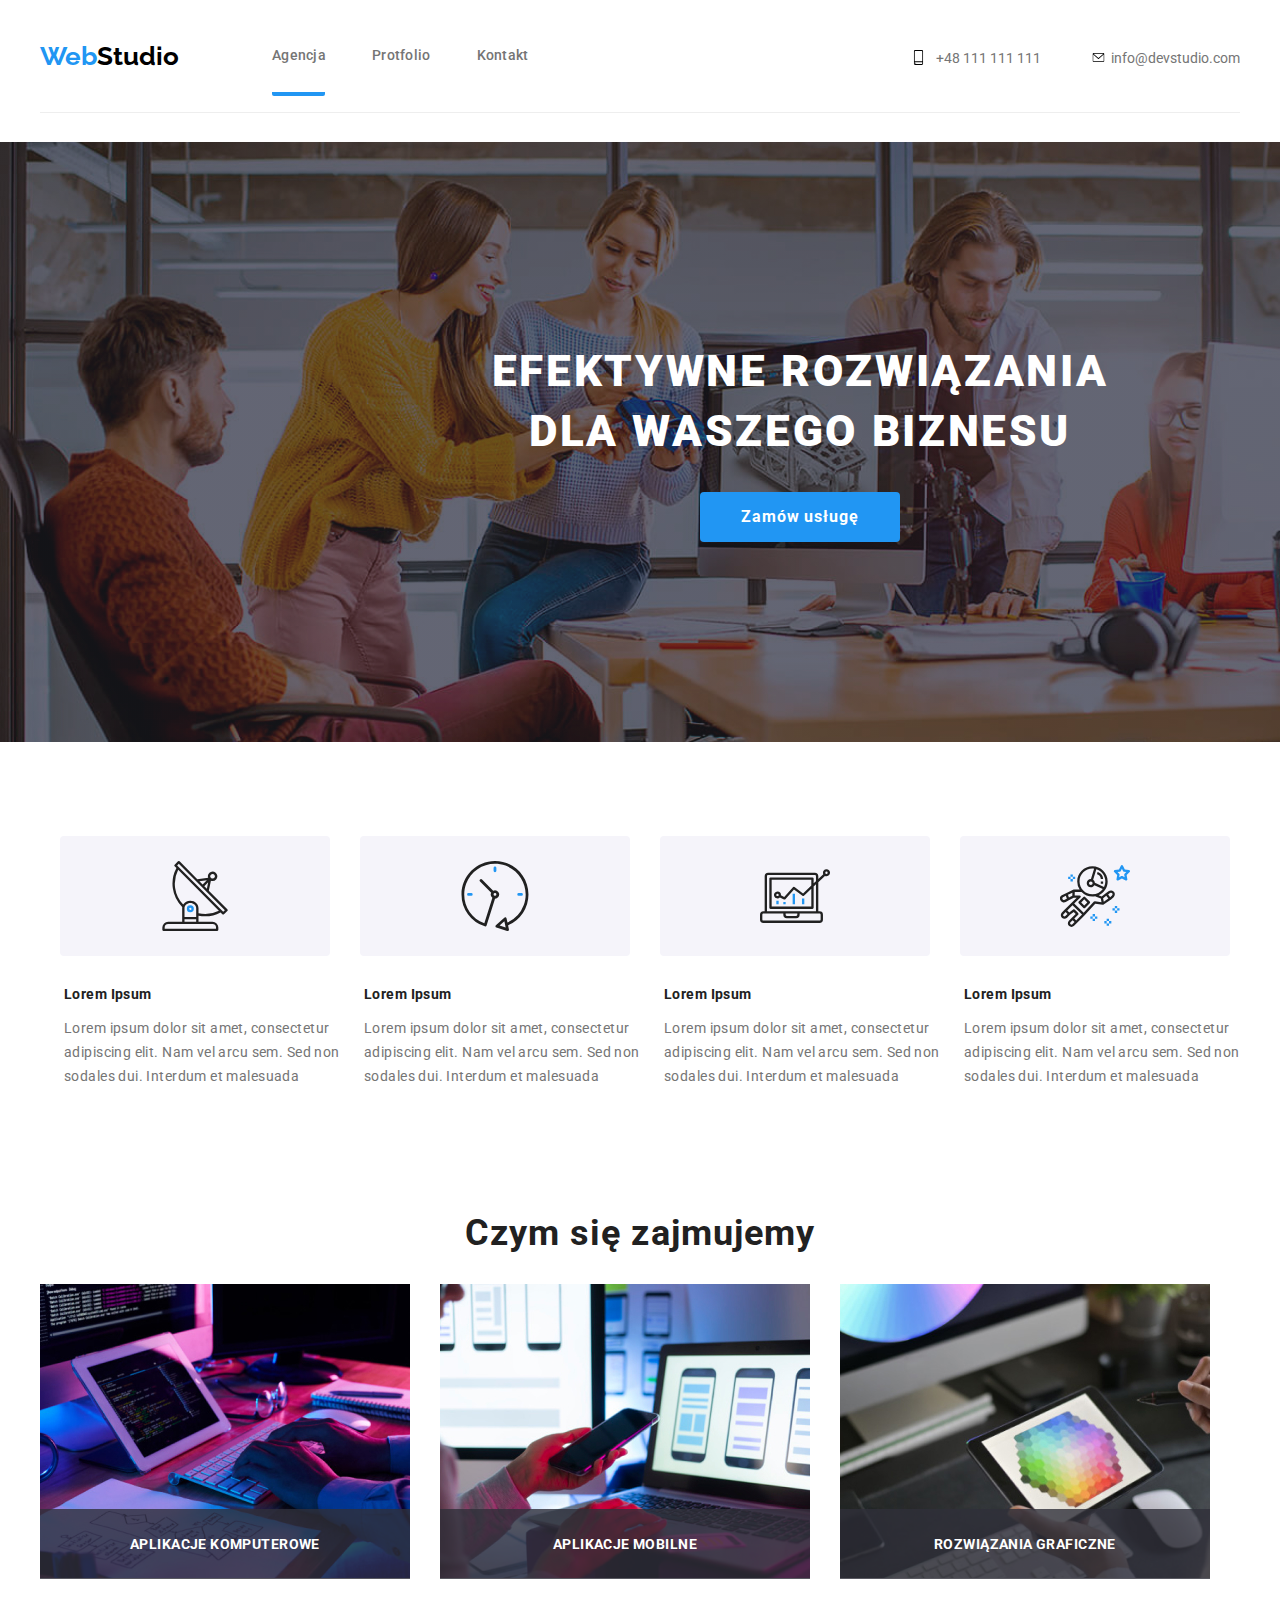
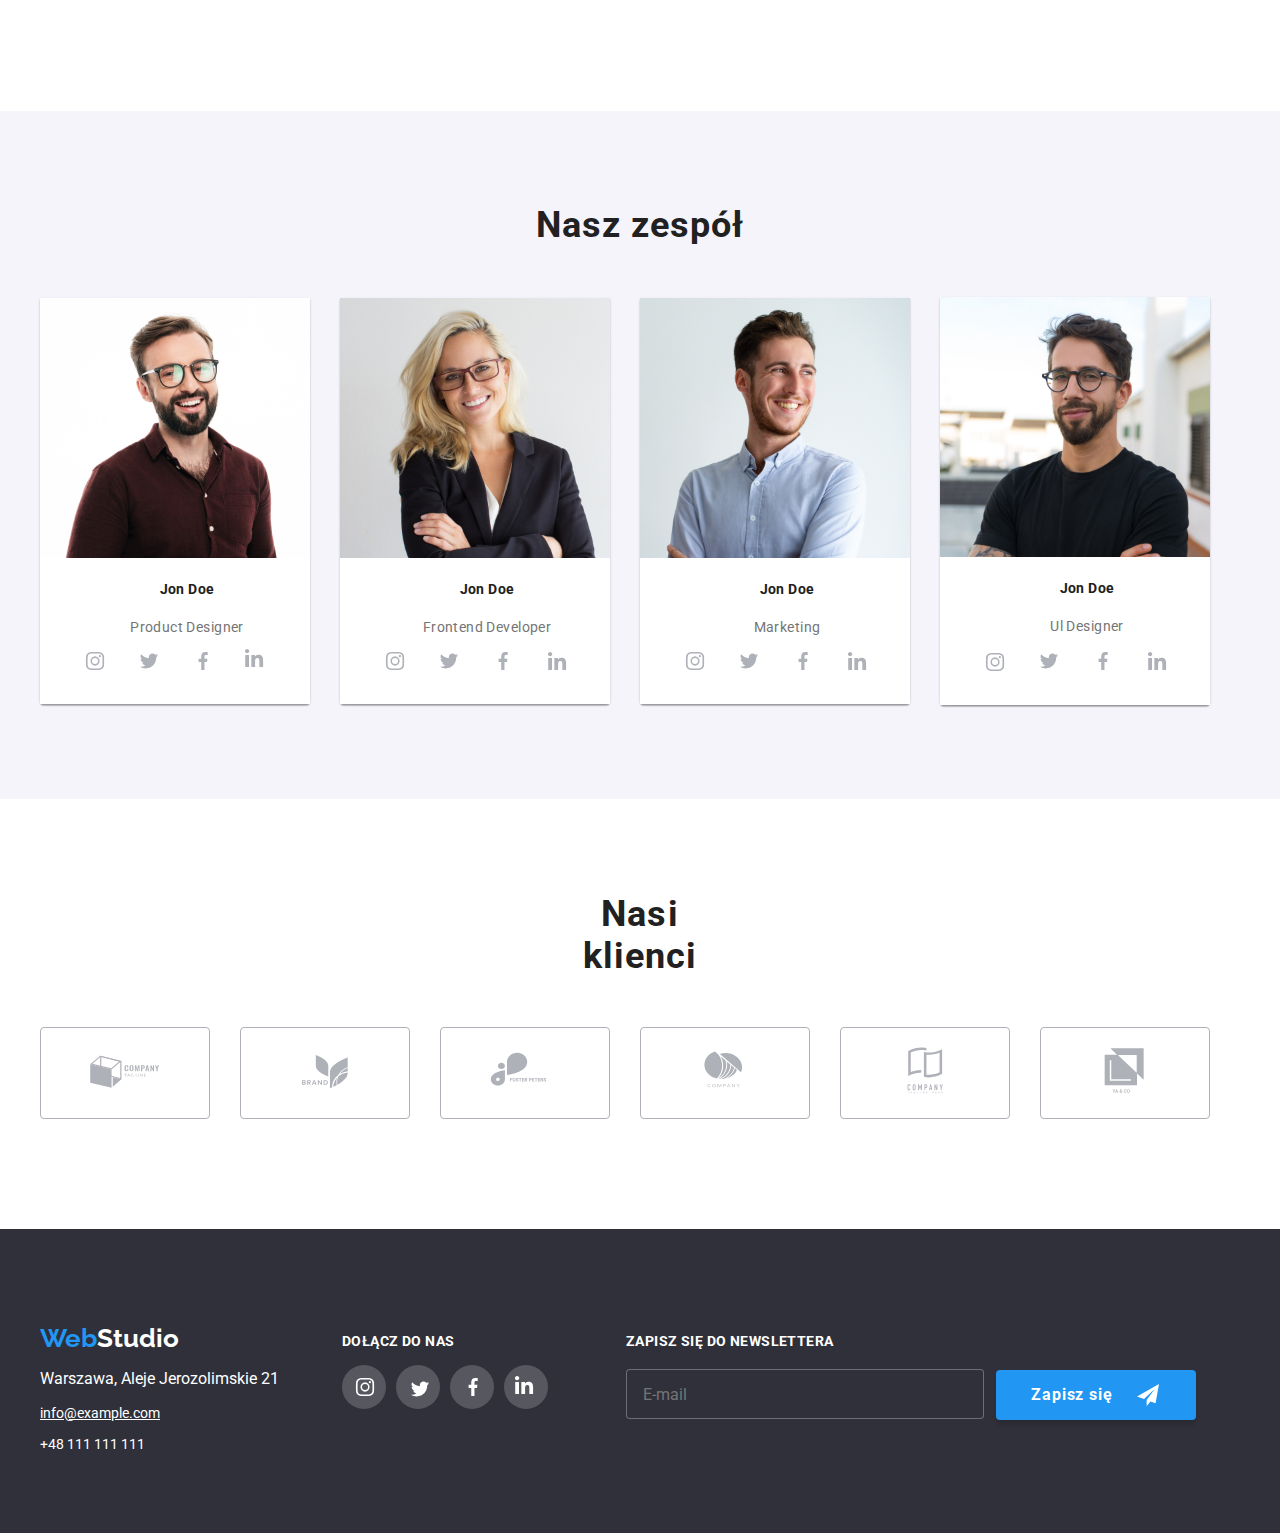
<file: index.html>
<!DOCTYPE html>
<html>
  <head>
    <meta charset="UTF-8" />
    <link
      href="https://fonts.googleapis.com/css2?family=Raleway:wght@700&family=Roboto:wght@400;500;700;900&display=swap"
      rel="stylesheet"
    />
    <link
      rel="stylesheet"
      href="https://cdnjs.cloudflare.com/ajax/libs/modern-normalize/1.0.0/modern-normalize.min.css"
    />
    <link rel="stylesheet" type="text/css" href="css/style.css" />
    <script src="./js/modal.js"></script>
  </head>
  <body>
    <header class="header container">
      <div class="header_items">
        <div class="header_nav">
          <a href="index.html"
            ><span class="logo">Web</span><span class="logo_2">Studio</span></a
          >
          <nav>
            <ul>
              <li class="nav">
                <a class="nav_link active_link" href="index.html">Agencja</a>
              </li>
              <li class="nav">
                <a class="nav_link" href="portfolio.html">Protfolio</a>
              </li>
              <li class="nav">
                <a class="nav_link" href="kontakt.html">Kontakt</a>
              </li>
            </ul>
          </nav>
        </div>
        <div class="flex">
          <ul class="flex-container_2">
            <li>
              <a class="link nav-item" href="tel:+48111111111">
                <svg
                  class="icon_smartphone"
                  width="15"
                  height="15"
                  viewBox="0 0 50 80"
                  x="96"
                  y="48"
                >
                  <use href="./images/icons.svg#icon-smartphone"></use>
                </svg>
                +48 111 111 111</a
              >
            </li>
            <li>
              <a class="link" href="mailto:info@devstudio.com">
                <svg
                  class="icon_envelope"
                  width="15"
                  height="15"
                  viewBox="0 0 40 50"
                  x="192"
                  y="0"
                >
                  <use href="./images/icons.svg#icon-envelope"></use>
                </svg>
                info@devstudio.com</a
              >
            </li>
          </ul>
        </div>
      </div>
    </header>
    <main>
      <div class="backdrop is-hidden" data-modal>
        <div class="modal_window">
          <div class="modal_text">Zostaw swoje dane w formularzu poniżej</div>
          <form class="form">
           <div class="form_label"> 
            <label for="username" class="label_name">
             Imię       
             <input class="label_input-box" type="text" name="username" id="username" required> 
               <svg class="icon-person-black" id="icon-person-black"
                  width="12" height="12" viewBox="0 0 12 12" x="192"  y="0">
                  <use href="./images/icons.svg#icon-person-black"></use></svg>
             </label>
          </div> 

          <div class="form_label">
            <label for="phone_number" class="label_name">
              Telefon
              <input class="label_input-box" type="tel" name="phone_number" id="phone_number" required>
                <svg class="icon-phone-black" id="icon-phone-black"
                  width="32" height="32" viewBox="0 0 32 32" x="144" y="0">
                  <use href="./images/icons.svg#icon-phone-black"></use></svg>
            </label>
          </div>
            <div class="form_label">
            <label for="email" class="label_name">
              E-mail 
             <input class="label_input-box" type="email" name="email" id="email" required>
                   <svg class="icon-email-black" id="icon-email-black"width="15" height="12" viewBox="0 0 32 32" x="96" y="0">
                    <use href="./images/icons.svg#icon-email-black"></use>
                  </svg>
              
           </label>
          </div>
            <div class="form_label comment">
            <label for="comment">
             <span class="label_name"> Komentarz</span>
              <textarea class="input-comment label_input-box" name="comment" id="comment" placeholder="Wprowadź tekst" required></textarea>
            </label></div>

        <label class="agreement">
            <span class="vector-box">
            <input  type="checkbox" name="agreement" value="agree" />
             <svg class="icon-Vector " id="icon-Vector" width="11" height="8" viewBox="0 0 32 32" x="50" y="0">
            <use href="./images/icons.svg#icon-Vector"></use>
             </svg> 
            </span>
            <span class="agreement_text">Oświadczam, iż akceptuję <a href="#">Regulamin</a> i <a href="#">Politykę Prywatności.</a></span>
          </label>
        <button class="btn_submit" type="submit">Wyślij</button>
          <button type="button" class="btn_close" data-modal-close>x</button>
        </div>
      </form>
      </div>
      <section class="hero">
        <h1 class="hero_h1">EFEKTYWNE ROZWIĄZANIA DLA WASZEGO BIZNESU</h1>
        <button data-modal-open class="button_1" type="button">Zamów usługę</button>
      </section>
      <section class="lorem section container">
        <ul class="container li-item">
          <li>
            <div class="icon_box container">
              <svg
                class="icons"
                width="70"
                height="70"
                viewBox="0 0 32 32"
                x="0"
                y="0"
              >
                <use href="./images/icons.svg#icon-antenna-1"></use>
              </svg>
            </div>
            <h4 class="lorem_h4 li-item">Lorem Ipsum</h4>
            <p class="lorem_h4a">
              Lorem ipsum dolor sit amet, consectetur adipiscing elit. Nam vel
              arcu sem. Sed non sodales dui. Interdum et malesuada
            </p>
          </li>
          <li>
            <div class="icon_box">
              <svg
                class="icons"
                width="70"
                height="70"
                viewBox="0 0 32 32"
                x="96"
                y="0"
              >
                <use href="./images/icons.svg#icon-clock-1"></use>
              </svg>
            </div>
            <h4 class="lorem_h4 li-item">Lorem Ipsum</h4>
            <p class="lorem_h4a">
              Lorem ipsum dolor sit amet, consectetur adipiscing elit. Nam vel
              arcu sem. Sed non sodales dui. Interdum et malesuada
            </p>
          </li>
          <li>
            <div class="icon_box">
              <svg
                class="icons"
                width="70"
                height="70"
                viewBox="0 0 32 32"
                x="144"
                y="0"
              >
                <use href="./images/icons.svg#icon-diagram-1"></use>
              </svg>
            </div>
            <h4 class="lorem_h4 li-item">Lorem Ipsum</h4>
            <p class="lorem_h4a">
              Lorem ipsum dolor sit amet, consectetur adipiscing elit. Nam vel
              arcu sem. Sed non sodales dui. Interdum et malesuada
            </p>
          </li>
          <li>
            <div class="icon_box">
              <svg
                class="icons"
                width="70"
                height="70"
                viewBox="0 0 32 32"
                x="48"
                y="0"
              >
                <use href="./images/icons.svg#icon-astronaut-1"></use>
              </svg>
            </div>
            <h4 class="lorem_h4 li-item">Lorem Ipsum</h4>
            <p class="lorem_h4a">
              Lorem ipsum dolor sit amet, consectetur adipiscing elit. Nam vel
              arcu sem. Sed non sodales dui. Interdum et malesuada
            </p>
          </li>
        </ul>
      </section>
      <section class="container our_work">
        <h2 class="our_work-header">Czym się zajmujemy</h2>
        <ul>
          <li class="our_work-picture">
            <img
              src="images/photo_1.jpg"
              alt="programowanie komputerowe"
              width="370px"
              height="294px"
            />
            <label class="label_work label_1st"> Aplikacje komputerowe</label>
          </li>
          <li class="our_work-picture">
            <img
              src="images/photo_2.jpg"
              alt="programowanie aplikacji na telefon"
              width="370px"
              height="294px"
            />
            <label class="label_work label_2nd"> Aplikacje mobilne</label>
          </li>
          <li>
            <img
              src="images/photo_3.jpg"
              alt="programowanie na tablecie"
              width="370px"
              height="294px"
            />
            <label class="label_work label_3rd"> Rozwiązania graficzne</label>
          </li>
        </ul>
      </section>
      <section class="our_team section">
        <h2 class="our_work-header header_2">Nasz zespół</h2>
        <ul class="our_work-picture container">
          <li>
            <figure class="our_team-box">
              <img
                src="images/photo_4.jpg"
                alt="brunet w okularach w koszuli"
                width="270px"
                height="260px"
              />
              <figcaption>
                <h4 class="lorem_h4 text_font">Jon Doe</h4>
                <p class="lorem_h4a text_font">Product Designer</p>
                <ul>
                  <div class="social_media-box">
                    <li>
                      <span class="social_media-icon">
                        <a href="https://www.instagram.com/">
                          <svg class="social_media-icon" id="icon_instagram">
                            <use
                              href="./images/icons.svg#icon_instagram"
                              width="40"
                              height="40"
                              viewBox="0 0 32 32"
                              x="3"
                              y="3"
                            ></use>
                          </svg>
                        </a>
                      </span>
                    </li>
                    <li>
                      <span class="social_media-icon">
                        <a href="https://twitter.com/">
                          <svg class="social_media-icon" id="icon_twitter">
                            <use
                              href="./images/icons.svg#icon_twitter"
                              width="40"
                              height="40"
                              viewBox="0 0 32 32"
                              x="3"
                              y="3"
                            ></use>
                          </svg>
                        </a>
                      </span>
                    </li>
                    <li>
                      <span class="social_media-icon">
                        <a href="https://www.facebook.com/">
                          <svg class="social_media-icon" id="icon_facebook">
                            <use
                              href="./images/icons.svg#icon_facebook"
                              width="40"
                              height="40"
                              viewBox="0 0 32 32"
                              x="3"
                              y="3"
                            ></use>
                          </svg>
                        </a>
                      </span>
                    </li>
                    <li>
                      <span class="social_media-icon">
                        <a href="https://pl.linkedin.com/">
                          <svg class="social_media-icon" id="icon_linkedin">
                            <use
                              href="./images/icons.svg#icon_linkedin"
                              width="40"
                              height="40"
                              viewBox="0 0 32 32"
                            ></use>
                          </svg>
                        </a>
                      </span>
                    </li>
                  </div>
                </ul>
              </figcaption>
            </figure>
          </li>
          <li>
            <figure class="our_team-box">
              <img
                src="images/photo_5.jpg"
                alt="blondynka w okularach"
                width="270px"
                height="260px"
              />
              <figcaption>
                <h4 class="lorem_h4 text_font">Jon Doe</h4>
                <p class="lorem_h4a text_font">Frontend Developer</p>
                <ul>
                  <div class="social_media-box">
                    <li>
                      <span class="social_media-icon">
                        <a href="https://www.instagram.com/">
                          <svg class="social_media-icon" id="icon_instagram">
                            <use
                              href="./images/icons.svg#icon_instagram"
                              width="40"
                              height="40"
                              viewBox="0 0 32 32"
                              x="3"
                              y="3"
                            ></use>
                          </svg>
                        </a>
                      </span>
                    </li>
                    <li>
                      <span class="social_media-icon">
                        <a href="https://twitter.com/">
                          <svg class="social_media-icon" id="icon_twitter">
                            <use
                              href="./images/icons.svg#icon_twitter"
                              width="40"
                              height="40"
                              viewBox="0 0 32 32"
                              x="3"
                              y="3"
                            ></use>
                          </svg>
                        </a>
                      </span>
                    </li>
                    <li>
                      <span class="social_media-icon">
                        <a href="https://www.facebook.com/">
                          <svg class="social_media-icon" id="icon_facebook">
                            <use
                              href="./images/icons.svg#icon_facebook"
                              width="40"
                              height="40"
                              viewBox="0 0 32 32"
                              x="3"
                              y="3"
                            ></use>
                          </svg>
                        </a>
                      </span>
                    </li>
                    <li>
                      <span class="social_media-icon">
                        <a href="https://pl.linkedin.com/">
                          <svg class="social_media-icon" id="icon_linkedin">
                            <use
                              href="./images/icons.svg#icon_linkedin"
                              width="40"
                              height="40"
                              viewBox="0 0 32 32"
                              x="3"
                              y="3"
                            ></use>
                          </svg>
                        </a>
                      </span>
                    </li>
                  </div>
                </ul>
              </figcaption>
            </figure>
          </li>
          <li>
            <figure class="our_team-box">
              <img
                src="images/photo_6.jpg"
                alt="szatyn w koszuli"
                width="270px"
                height="260px"
              />

              <figcaption>
                <h4 class="lorem_h4 text_font">Jon Doe</h4>
                <p class="lorem_h4a text_font">Marketing</p>
                <ul>
                  <div class="social_media-box">
                    <li>
                      <span class="social_media-icon">
                        <a href="https://www.instagram.com/">
                          <svg class="social_media-icon" id="icon_instagram">
                            <use
                              href="./images/icons.svg#icon_instagram"
                              width="40"
                              height="40"
                              viewBox="0 0 32 32"
                              x="3"
                              y="3"
                            ></use>
                          </svg>
                        </a>
                      </span>
                    </li>
                    <li>
                      <span class="social_media-icon">
                        <a href="https://twitter.com/">
                          <svg class="social_media-icon" id="icon_twitter">
                            <use
                              href="./images/icons.svg#icon_twitter"
                              width="40"
                              height="40"
                              viewBox="0 0 32 32"
                              x="3"
                              y="3"
                            ></use>
                          </svg>
                        </a>
                      </span>
                    </li>
                    <li>
                      <span class="social_media-icon">
                        <a href="https://www.facebook.com/">
                          <svg class="social_media-icon" id="icon_facebook">
                            <use
                              href="./images/icons.svg#icon_facebook"
                              width="40"
                              height="40"
                              viewBox="0 0 32 32"
                              x="3"
                              y="3"
                            ></use>
                          </svg>
                        </a>
                      </span>
                    </li>
                    <li>
                      <span class="social_media-icon">
                        <a href="https://pl.linkedin.com/">
                          <svg class="social_media-icon" id="icon_linkedin">
                            <use
                              href="./images/icons.svg#icon_linkedin"
                              width="40"
                              height="40"
                              viewBox="0 0 32 32"
                              x="3"
                              y="3"
                            ></use>
                          </svg>
                        </a>
                      </span>
                    </li>
                  </div>
                </ul>
              </figcaption>
            </figure>
          </li>
          <li>
            <figure class="our_team-box">
              <img
                src="images/photo_7.jpg"
                alt="brunet w okularach w t-shircie"
                width="270px"
                height="260px"
              />
              <figcaption>
                <h4 class="lorem_h4 text_font">Jon Doe</h4>
                <p class="lorem_h4a text_font">Ul Designer</p>
                <ul>
                  <div class="social_media-box">
                    <li>
                      <span class="social__media-icon">
                        <a href="https://www.instagram.com/">
                          <svg class="social_media-icon" id="icon_instagram">
                            <use
                              href="./images/icons.svg#icon_instagram"
                              width="40"
                              height="40"
                              viewBox="0 0 32 32"
                              x="3"
                              y="3"
                            ></use>
                          </svg>
                        </a>
                      </span>
                    </li>
                    <li>
                      <span class="social_media-icon">
                        <a href="https://twitter.com/">
                          <svg class="social_media-icon" id="icon_twitter">
                            <use
                              href="./images/icons.svg#icon_twitter"
                              width="40"
                              height="40"
                              viewBox="0 0 32 32"
                              x="3"
                              y="3"
                            ></use>
                          </svg>
                        </a>
                      </span>
                    </li>
                    <li>
                      <span class="social_media-icon">
                        <a href="https://www.facebook.com/">
                          <svg class="social_media-icon" id="icon_facebook">
                            <use
                              href="./images/icons.svg#icon_facebook"
                              width="40"
                              height="40"
                              viewBox="0 0 32 32"
                              x="3"
                              y="3"
                            ></use>
                          </svg>
                        </a>
                      </span>
                    </li>
                    <li>
                      <span class="social_media-icon">
                        <a href="https://pl.linkedin.com/">
                          <svg class="social_media-icon" id="icon_linkedin">
                            <use
                              href="./images/icons.svg#icon_linkedin"
                              width="40"
                              height="40"
                              viewBox="0 0 32 32"
                              x="3"
                              y="3"
                            ></use>
                          </svg>
                        </a>
                      </span>
                    </li>
                  </div>
                </ul>
              </figcaption>
            </figure>
          </li>
        </ul>
      </section>
      <section class="section container">
        <div class="container">
          <h2 class="client_header">Nasi klienci</h2>
          <ul>
            <div class="client_list">
              <li>
                <div class="client_box">
                  <a href="#">
                    <svg
                      class="icon_client_1"
                      viewBox="0 0 52 62"
                      width="82"
                      height="93.4"
                    >
                      <use href="./images/icons.svg#icon-client_1"></use>
                    </svg>
                  </a>
                </div>
              </li>

              <li>
                <div class="client_box">
                  <a href="#">
                    <svg
                      class="icon_client_2"
                      viewBox="0 0 48 64"
                      width="80"
                      height="104"
                    >
                      <use href="./images/icons.svg#icon-client_2"></use>
                    </svg>
                  </a>
                </div>
              </li>
              <li>
                <div class="client_box">
                  <a href="#">
                    <svg
                      class="icon_client_3"
                      viewBox="0 0 68 62"
                      width="86"
                      height="82"
                    >
                      <use href="./images/icons.svg#icon-cient_3"></use>
                    </svg>
                  </a>
                </div>
              </li>
              <li>
                <div class="client_box">
                  <a href="#">
                    <svg
                      class="icon_client_4"
                      viewBox="0 0 65 32"
                      width="138"
                      height="52"
                    >
                      <use href="./images/icons.svg#icon-client_4"></use>
                    </svg>
                  </a>
                </div>
              </li>
              <li>
                <div class="client_box">
                  <a href="#">
                    <svg
                      class="icon_client_5"
                      viewBox="0 0 43 32"
                      width="105"
                      height="70"
                    >
                      <use href="./images/icons.svg#icon-client_5"></use>
                    </svg>
                  </a>
                </div>
              </li>
              <li>
                <div class="client_box">
                  <a href="#">
                    <svg
                      class="icon_client_6"
                      viewBox="0 0 67 32"
                      width="148"
                      height="58"
                    >
                      <use href="./images/icons.svg#icon-client_6"></use>
                    </svg>
                  </a>
                </div>
              </li>
            </div>
          </ul>
        </div>
      </section>
    </main>

    <footer class="footer">
      <div class="container flex">
        <div>
          <p class="footer_logo footer_nav">
            <a href="index.html"
              ><span class="logo">Web</span
              ><span class="logo_3">Studio</span></a
            >
          </p>
          <address>Warszawa, Aleje Jerozolimskie 21</address>
          <ul class="footer_link">
            <li class="link_2 link_underline">info@example.com</li>
            <li class="link_2">+48 111 111 111</li>
          </ul>
        </div>
        <div class="footer_social">
          <p class="footer_media footer_logo">Dołącz do nas</p>
          <div class="footer_social-box">
            <ul class="footer_flex">
              <li>
                <span class="footer_social-icon">
                  <a href="https://www.instagram.com/">
                    <svg class="footer_social-icon">
                      <use
                        href="./images/icons.svg#icon_instagram"
                        width="40"
                        height="40"
                        viewBox="0 0 32 32"
                        x="3"
                        y="2"
                      ></use>
                    </svg>
                  </a>
                </span>
              </li>
              <li>
                <span class="footer_social-icon">
                  <a href="https://twitter.com/">
                    <svg class="footer_social-icon" id="icon_twitter">
                      <use
                        href="./images/icons.svg#icon_twitter"
                        width="40"
                        height="40"
                        viewBox="0 0 32 32"
                        x="4"
                        y="4"
                      ></use>
                    </svg>
                  </a>
                </span>
              </li>
              <li>
                <span class="footer_social-icon">
                  <a href="https://www.facebook.com/">
                    <svg class="footer_social-icon" id="icon_facebook">
                      <use
                        href="./images/icons.svg#icon_facebook"
                        width="40"
                        height="40"
                        viewBox="0 0 32 32"
                        x="3"
                        y="2"
                      ></use>
                    </svg>
                  </a>
                </span>
              </li>
              <li>
                <span class="footer_social-icon">
                  <a href="https://pl.linkedin.com/">
                    <svg class="footer_social-icon" id="icon_linkedin">
                      <use
                        href="./images/icons.svg#icon_linkedin"
                        width="40"
                        height="40"
                        viewBox="0 0 32 32"
                      ></use>
                    </svg>
                  </a>
                </span>
              </li>
            </ul>
          </div>
        </div>
          <div class="newsletter_box">
            <p class="join"> Zapisz się do newslettera</p>
            <form name="email">
              <label for="email">
                   <input class=input_email type="email" name="email" id="email" placeholder=E-mail>
              </label>
     <button class="btn_sign-in" type="submit">
       <span class="sign-in"><p class="sign-in-text"> Zapisz się</p>
       <a href="#"></a>
       <svg class="icon-icon-send" id="icon-icon-send">
         <use href="./images/icons.svg#icon-icon-send" 
         width="22"
         height="22"
         x="0"
         y="0"
         viewBox="0 0 32 32"
         ></use></svg></span>
     </button>
            </form>
           </div>
      </div>
    </footer>
    <script src="./js/modal.js"></script>
  </body>
</html>
</file>
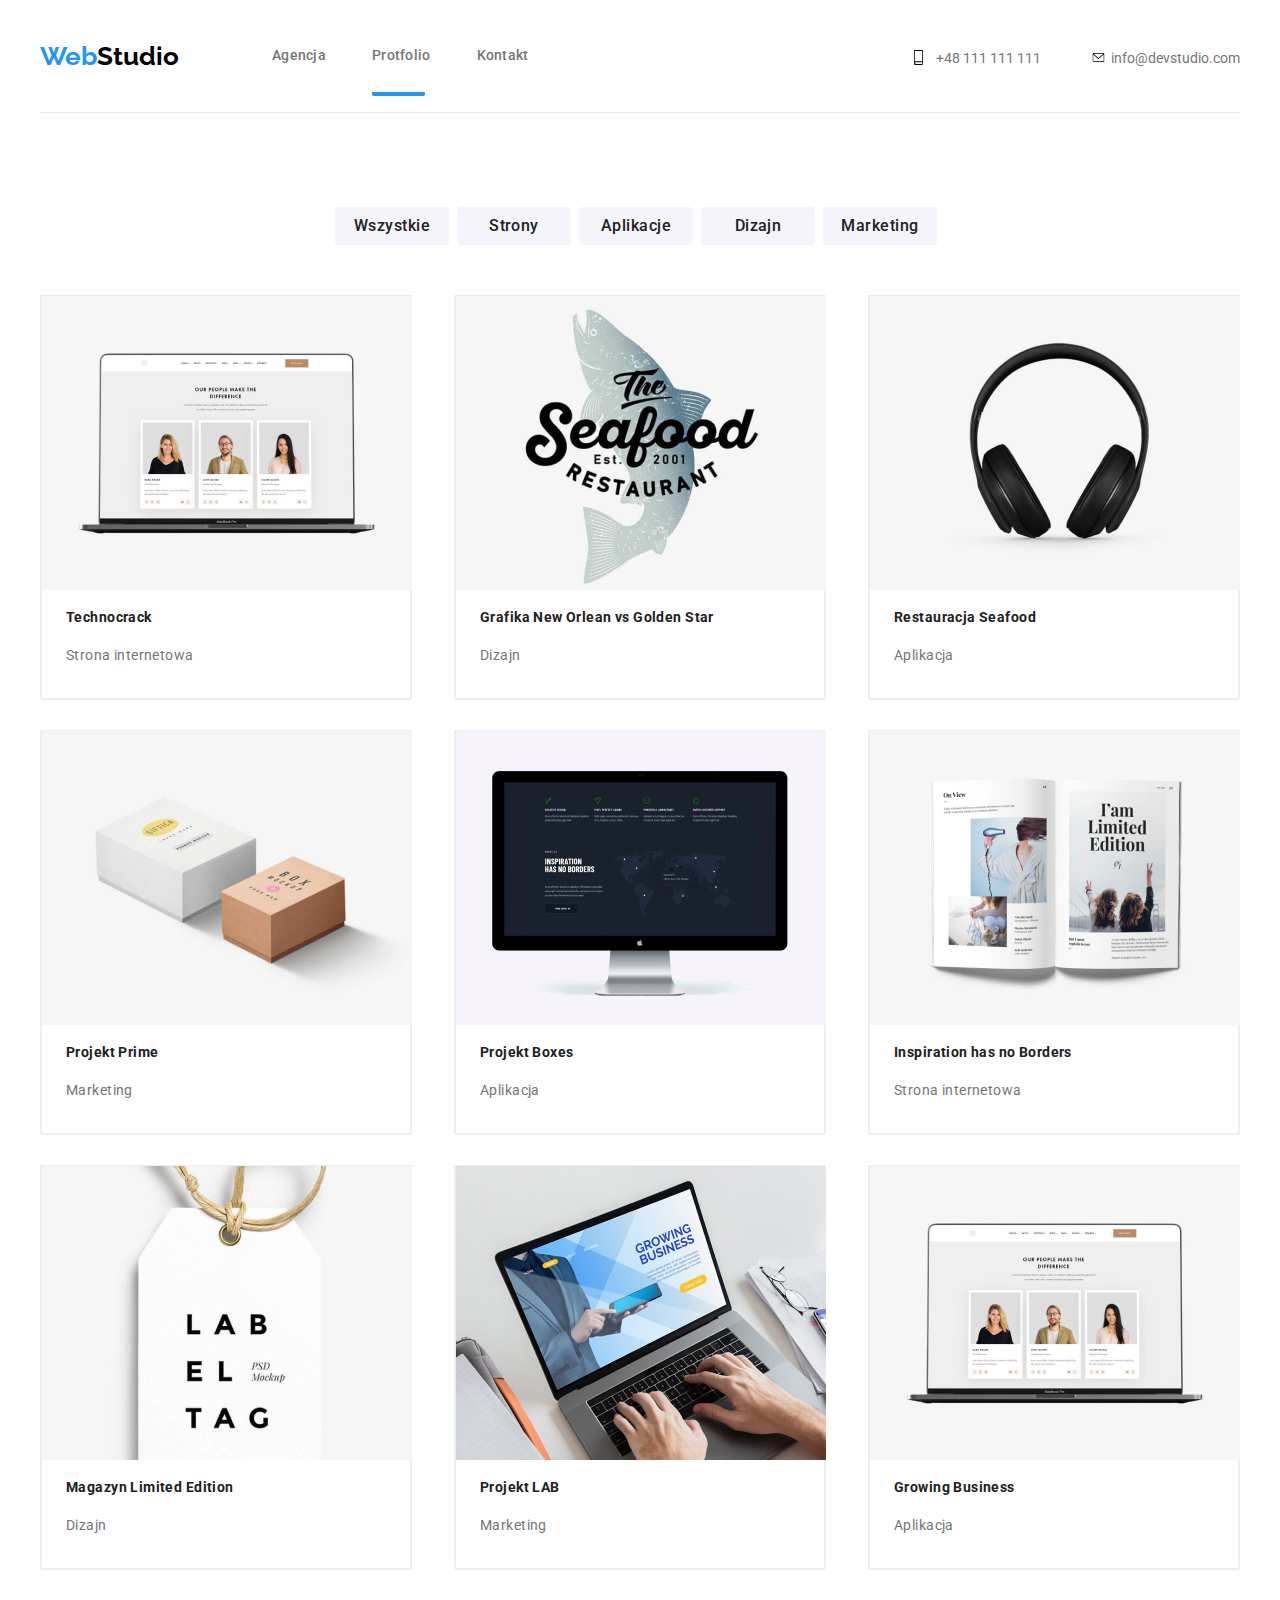
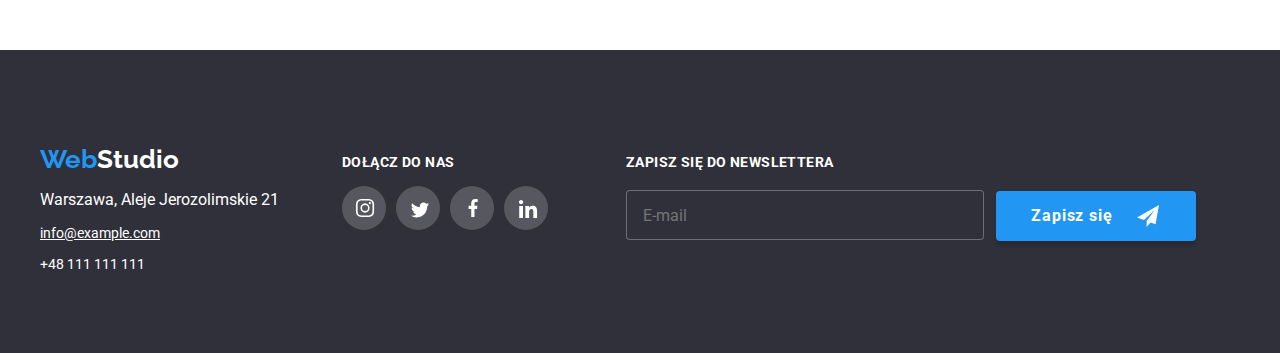
<file: portfolio.html>
<!DOCTYPE html>
<html>
  <head>
    <meta charset="UTF-8" />
    <link
      href="https://fonts.googleapis.com/css2?family=Raleway:wght@700&family=Roboto:wght@400;500;700;900&display=swap"
      rel="stylesheet"
    />
    <link
      rel="stylesheet"
      href="https://cdnjs.cloudflare.com/ajax/libs/modern-normalize/1.0.0/modern-normalize.min.css"
    />
    <link rel="stylesheet" type="text/css" href="css/style.css" />
  </head>
  <body>
    <header class="header container">
      <div class="header_items">
        <div class="header_nav">
          <a href="index.html"
            ><span class="logo">Web</span><span class="logo_2">Studio</span></a
          >
          <nav>
            <ul>
              <li class="nav">
                <a class="nav_link" href="index.html">Agencja</a>
              </li>
              <li class="nav">
                <a class="nav_link active_link" href="portfolio.html"
                  >Protfolio</a
                >
              </li>
              <li class="nav">
                <a class="nav_link" href="kontakt.html">Kontakt</a>
              </li>
            </ul>
          </nav>
        </div>
        <div class="flex">
          <ul class="flex-container_2">
            <li>
              <a class="link nav-item" href="tel:+48111111111">
                <svg
                  class="icon_smartphone"
                  width="15"
                  height="15"
                  viewBox="0 0 50 80"
                  x="96"
                  y="48"
                >
                  <use href="./images/icons.svg#icon-smartphone"></use>
                </svg>
                +48 111 111 111</a
              >
            </li>
            <li>
              <a class="link" href="mailto:info@devstudio.com">
                <svg
                  class="icon_envelope"
                  width="15"
                  height="15"
                  viewBox="0 0 40 50"
                  x="192"
                  y="0"
                >
                  <use href="./images/icons.svg#icon-envelope"></use>
                </svg>
                info@devstudio.com</a
              >
            </li>
          </ul>
        </div>
      </div>
    </header>
    <main>
      <section class="section_6">
        <button class="button_2 btn_active" type="button">Wszystkie</button>
        <button class="button_2 btn_active" type="button">Strony</button>
        <button class="button_2 btn_active" type="button">Aplikacje</button>
        <button class="button_2 btn_active" type="button">Dizajn</button>
        <button class="button_2" type="button">Marketing</button>
      </section>
      <section>
        <ul class="images container">
          <li class="img_border">
            <figure class="project_box">
              <div class="image_active-with-overlay">
                <img
                  src="images/photo_9.jpg"
                  alt="strona internetowa"
                  width="370px"
                  height="294px"
                />
                <div class="images_active-card">
                  <p>
                    Technocrack jest popularną platformą wykorzystywaną do
                    rozpowszechniania koronawirusa. Firmy wykorzystują tę
                    platformę do celów szpiegowskich i ataków na
                    niezabezpieczone serwery konkurencji
                  </p>
                </div>
              </div>
              <figcaption>
                <h4 class="lorem_h4">Technocrack</h4>
                <p class="lorem_h4a">Strona internetowa</p>
              </figcaption>
            </figure>
          </li>
          <li class="img_border">
            <figure class="project_box">
              <div class="image_active-with-overlay">
                <img
                  src="images/photo_10.jpg"
                  alt="strona internetowa"
                  width="370px"
                  height="294px"
                />
                <div class="images_active-card">
                  <p>
                    Technocrack jest popularną platformą wykorzystywaną do
                    rozpowszechniania koronawirusa. Firmy wykorzystują tę
                    platformę do celów szpiegowskich i ataków na
                    niezabezpieczone serwery konkurencji
                  </p>
                </div>
              </div>
              <figcaption>
                <h4 class="lorem_h4">Grafika New Orlean vs Golden Star</h4>
                <p class="lorem_h4a">Dizajn</p>
              </figcaption>
            </figure>
          </li>
          <li class="img_border">
            <figure class="project_box">
              <div class="image_active-with-overlay">
                <img
                  src="images/photo_11.jpg"
                  alt="strona internetowa"
                  width="370px"
                  height="294px"
                />
                <div class="images_active-card">
                  <p>
                    Technocrack jest popularną platformą wykorzystywaną do
                    rozpowszechniania koronawirusa. Firmy wykorzystują tę
                    platformę do celów szpiegowskich i ataków na
                    niezabezpieczone serwery konkurencji
                  </p>
                </div>
              </div>
              <figcaption>
                <h4 class="lorem_h4">Restauracja Seafood</h4>
                <p class="lorem_h4a">Aplikacja</p>
              </figcaption>
            </figure>
          </li>
          <li class="img_border">
            <figure class="project_box">
              <div class="image_active-with-overlay">
                <img
                  src="images/photo_12.jpg"
                  alt="strona internetowa"
                  width="370px"
                  height="294px"
                />
                <div class="images_active-card">
                  <p>
                    Technocrack jest popularną platformą wykorzystywaną do
                    rozpowszechniania koronawirusa. Firmy wykorzystują tę
                    platformę do celów szpiegowskich i ataków na
                    niezabezpieczone serwery konkurencji
                  </p>
                </div>
              </div>
              <figcaption>
                <h4 class="lorem_h4">Projekt Prime</h4>
                <p class="lorem_h4a">Marketing</p>
              </figcaption>
            </figure>
          </li>
          <li class="img_border">
            <figure class="project_box">
              <div class="image_active-with-overlay">
                <img
                  src="images/photo_13.jpg"
                  alt="strona internetowa"
                  width="370px"
                  height="294px"
                />
                <div class="images_active-card">
                  <p>
                    Technocrack jest popularną platformą wykorzystywaną do
                    rozpowszechniania koronawirusa. Firmy wykorzystują tę
                    platformę do celów szpiegowskich i ataków na
                    niezabezpieczone serwery konkurencji
                  </p>
                </div>
              </div>
              <figcaption>
                <h4 class="lorem_h4">Projekt Boxes</h4>
                <p class="lorem_h4a">Aplikacja</p>
              </figcaption>
            </figure>
          </li>
          <li class="img_border">
            <figure class="project_box">
              <div class="image_active-with-overlay">
                <img
                  src="images/photo_14.jpg"
                  alt="strona internetowa"
                  width="370px"
                  height="294px"
                />
                <div class="images_active-card">
                  <p>
                    Technocrack jest popularną platformą wykorzystywaną do
                    rozpowszechniania koronawirusa. Firmy wykorzystują tę
                    platformę do celów szpiegowskich i ataków na
                    niezabezpieczone serwery konkurencji
                  </p>
                </div>
              </div>
              <figcaption>
                <h4 class="lorem_h4">Inspiration has no Borders</h4>
                <p class="lorem_h4a">Strona internetowa</p>
              </figcaption>
            </figure>
          </li>
          <li class="img_border">
            <figure class="project_box">
              <div class="image_active-with-overlay">
                <img
                  src="images/photo_15.jpg"
                  alt="strona internetowa"
                  width="370px"
                  height="294px"
                />
                <div class="images_active-card">
                  <p>
                    Technocrack jest popularną platformą wykorzystywaną do
                    rozpowszechniania koronawirusa. Firmy wykorzystują tę
                    platformę do celów szpiegowskich i ataków na
                    niezabezpieczone serwery konkurencji
                  </p>
                </div>
              </div>
              <figcaption>
                <h4 class="lorem_h4">Magazyn Limited Edition</h4>
                <p class="lorem_h4a">Dizajn</p>
              </figcaption>
            </figure>
          </li>
          <li class="img_border">
            <figure class="project_box">
              <div class="image_active-with-overlay">
                <img
                  src="images/photo_16.jpg"
                  alt="strona internetowa"
                  width="370px"
                  height="294px"
                />
                <div class="images_active-card">
                  <p>
                    Technocrack jest popularną platformą wykorzystywaną do
                    rozpowszechniania koronawirusa. Firmy wykorzystują tę
                    platformę do celów szpiegowskich i ataków na
                    niezabezpieczone serwery konkurencji
                  </p>
                </div>
              </div>
              <figcaption>
                <h4 class="lorem_h4">Projekt LAB</h4>
                <p class="lorem_h4a">Marketing</p>
              </figcaption>
            </figure>
          </li>
          <li class="img_border">
            <figure class="project_box">
              <div class="image_active-with-overlay">
                <img
                  src="images/photo_9.jpg"
                  alt="strona internetowa"
                  width="370px"
                  height="294px"
                />
                <div class="images_active-card">
                  <p>
                    Technocrack jest popularną platformą wykorzystywaną do
                    rozpowszechniania koronawirusa. Firmy wykorzystują tę
                    platformę do celów szpiegowskich i ataków na
                    niezabezpieczone serwery konkurencji
                  </p>
                </div>
              </div>
              <figcaption>
                <h4 class="lorem_h4">Growing Business</h4>
                <p class="lorem_h4a">Aplikacja</p>
              </figcaption>
            </figure>
          </li>
        </ul>
      </section>
    </main>
    <footer class="footer">
      <div class="container flex">
        <div>
          <p class="footer_logo footer_nav">
            <a href="index.html"
              ><span class="logo">Web</span
              ><span class="logo_3">Studio</span></a
            >
          </p>
          <address>Warszawa, Aleje Jerozolimskie 21</address>
          <ul class="footer_link">
            <li class="link_2 link_underline">info@example.com</li>
            <li class="link_2">+48 111 111 111</li>
          </ul>
        </div>
        <div class="footer_social">
          <p class="footer_media footer_logo">Dołącz do nas</p>
          <div class="footer_social-box">
            <ul class="footer_flex">
              <li>
                <span class="footer_social-icon">
                  <a href="https://www.instagram.com/">
                    <svg class="footer_social-icon">
                      <use
                        href="./images/icons.svg#icon_instagram"
                        width="40"
                        height="40"
                        viewBox="0 0 32 32"
                        x="3"
                        y="2"
                      ></use>
                    </svg>
                  </a>
                </span>
              </li>
              <li>
                <span class="footer_social-icon">
                  <a href="https://twitter.com/">
                    <svg class="footer_social-icon" id="icon_twitter">
                      <use
                        href="./images/icons.svg#icon_twitter"
                        width="40"
                        height="40"
                        viewBox="0 0 32 32"
                        x="4"
                        y="4"
                      ></use>
                    </svg>
                  </a>
                </span>
              </li>
              <li>
                <span class="footer_social-icon">
                  <a href="https://www.facebook.com/">
                    <svg class="footer_social-icon" id="icon_facebook">
                      <use
                        href="./images/icons.svg#icon_facebook"
                        width="40"
                        height="40"
                        viewBox="0 0 32 32"
                        x="3"
                        y="2"
                      ></use>
                    </svg>
                  </a>
                </span>
              </li>
              <li>
                <span class="footer_social-icon">
                  <a href="https://pl.linkedin.com/">
                    <svg class="footer_social-icon" id="icon_linkedin">
                      <use
                        href="./images/icons.svg#icon_linkedin"
                        width="40"
                        height="40"
                        viewBox="0 0 32 32"
                        x="4"
                        y="3"
                      ></use>
                    </svg>
                  </a>
                </span>
              </li>
            </ul>
          </div>
        </div>
        <div class="newsletter_box">
          <p class="join">Zapisz się do newslettera</p>
          <form name="email">
            <label for="email">
              <input
                class="input_email"
                type="email"
                name="email"
                id="email"
                placeholder="E-mail"
              />
            </label>
            <button class="btn_sign-in" type="submit">
              <span class="sign-in"
                ><p class="sign-in-text">Zapisz się</p>
                <a href="#"></a>
                <svg class="icon-icon-send" id="icon-icon-send">
                  <use
                    href="./images/icons.svg#icon-icon-send"
                    width="22"
                    height="22"
                    x="0"
                    y="0"
                    viewBox="0 0 32 32"
                  ></use>
                </svg>
              </span>
            </button>
          </form>
        </div>
      </div>
    </footer>
  </body>
</html>
</file>
<file: css/style.css>
:root {
  --main-color: #00000;
  --main-text-color: #212121;
  --secondary-text-color: #757575;
  --main-background-color: #2f303a;
  --main-underline-color: #2196f3;
  --main-font-color: #ffffff;
  --icone_background: #f5f4fa;
  --background-overlay-color: rgba(33, 150, 243, 0.9);
}
.hero {
  background-color: var(--main-background-color);
  font-weight: 900;
  width: 1600px;
  height: 600px;
  text-align: center;
  margin: 0 auto;
  background-size: cover;
  background-position: center;
  background-repeat: no-repeat;
  background-image: linear-gradient(
      0deg,
      rgba(47, 48, 58, 0.4) 0%,
      rgba(47, 48, 58, 0.4) 100%
    ),
    url("../images/background_image.jpg");
}
body {
  font-family: "Roboto", sans-serif;
  color: var(--main-text-color);
}
ul {
  list-style: none;
  display: flex;
  padding-inline-start: 0px;
}
.hero_h1 {
  font-weight: 900;
  font-size: 44px;
  line-height: 1.36;
  letter-spacing: 0.06em;
  color: var(--main-font-color);
  margin-left: 452px;
  margin-right: 452px;
  padding-top: 200px;
}
.button_1 {
  background-color: var(--main-underline-color);
  font-weight: 700;
  font-size: 16px;
  line-height: 1.87;
  letter-spacing: 0.06em;
  color: var(--main-font-color);
  cursor: pointer;
  align-items: center;
  border-radius: 4px;
  border: none;
  width: 200px;
  height: 50px;
  transition: 250ms;
  transition-timing-function: cubic-bezier(0.4, 0, 0.2, 1);
  transition-property: color, fill;
}
.button_2 {
  font-weight: 500;
  font-size: 16px;
  line-height: 1.62;
  text-align: center;
  letter-spacing: 0.03em;
  color: var(--main-text-color);
  border: 0px;
  width: 114px;
  height: 38px;
  border-radius: 4px;
  background: var(--icone_background);
  cursor: pointer;
  margin-right: 8px;
  transition: 250ms;
  transition-timing-function: cubic-bezier(0.4, 0, 0.2, 1);
  transition-property: color, fill;
}
.button_2:hover,
.button_1:hover {
  color: var(--main-font-color);
  background-color: var(--main-underline-color);
}

.our_team {
  margin: 0 auto;
  display: flex;
  flex-direction: column;
  gap: 50px;
  text-align: center;
  align-items: center;
  margin: 0 auto;
  background-color: var(--icone_background);
}

.images {
  display: flex;
  flex-wrap: wrap;
  gap: calc(10% / 3);
  padding-bottom: 50px;
  width: 370px;
  margin: 0 auto;
  justify-content: space-between;
}
.section_6 {
  padding-top: 94px;
  padding-bottom: 50px;
  justify-content: center;
  display: flex;
  margin: 0 auto;
}
.footer {
  background-color: var(--main-background-color);
  color: var(--main-font-color);
  margin: 0 auto;
  padding-bottom: 50px;
  display: flex;
}
.footer_media {
  font-family: "Roboto";
  font-style: normal;
  font-weight: 700;
  font-size: 14px;
  line-height: 16px;
  letter-spacing: 0.03em;
  text-transform: uppercase;
  color: var(--main-font-color-color);
  margin-bottom: 0px;
  display: flex;
}
.our_work-header {
  font-weight: 700;
  font-size: 36px;
  line-height: 1.16;
  letter-spacing: 0.03em;
  color: var(--main-text-color);
  text-align: center;
}
.our_work {
  padding-top: 0;
  padding-bottom: 94px;
}
.lorem_h4 {
  font-weight: 700;
  font-size: 14px;
  line-height: 1.17;
  letter-spacing: 0.03em;
  color: var(--main-text-color);
  background-color: #ffffff;
  padding-left: 24px;
}
.li-item {
  margin: 0 auto;
}

.lorem_h4a {
  font-weight: 400;
  font-size: 14px;
  line-height: 1.71;
  letter-spacing: 0.03em;
  color: var(--secondary-text-color);
  margin-bottom: 0px;
  padding-left: 24px;
}
.logo {
  color: var(--main-underline-color);
  text-decoration: none;
  font-weight: 700;
  font-size: 26px;
  font-family: "Raleway", sans-serif;
}

.logo_2 {
  color: #000000;
  font-family: "Raleway", sans-serif;
  font-weight: 700;
  font-size: 26px;
  line-height: 30px;
  gap: 93px;
}

.logo_3 {
  color: white;
  font-family: "Raleway", sans-serif;
  font-weight: 700;
  font-size: 26px;
  line-height: 30px;
  margin-right: 93px;
}
.underline {
  text-decoration: none;
}
.link:hover,
.link_2:hover,
.link:focus,
.link_2:focus,
.nav_link:hover,
.icon_envelope:focus,
.icon_envelope:hover,
.icon_smartphone:hover,
.icon_smartphone:focus {
  color: var(--main-underline-color);
  fill: var(--main-underline-color);
}

ul,
li {
  list-style-type: none;
}
a {
  color: var(--main-text-color);
  text-decoration: none;
}
.link,
.link_2 {
  cursor: pointer;
}
.link {
  color: var(--secondary-text-color);
  font-size: 14px;
  padding-top: 32px;
  padding-bottom: 32px;
  display: flex;
  transition: 250ms;
  transition-timing-function: cubic-bezier(0.4, 0, 0.2, 1);
  transition-property: color, fill;
}
.link_2 {
  color: var(--main-font-color);
  font-size: 14px;
  padding-bottom: 15px;
  margin-bottom: 0;
  transition: 250ms;
  transition-timing-function: cubic-bezier(0.4, 0, 0.2, 1);
  transition-property: color, fill;
}
.nav_link {
  display: flex;
  transition: 250ms;
  transition-timing-function: cubic-bezier(0.4, 0, 0.2, 1);
  transition-property: color, fill;
}
.nav_link a {
  display: inline-flex;
  text-decoration: none;
  color: var(--main-stext-color);
}

.container {
  max-width: 1200px;
  width: 100%;
  margin: 0 auto;
}
.header_items {
  display: flex;
  color: var(--secondary-text-color);
  margin: 0 auto;
  max-width: 1200;
  justify-content: space-between;
}
.nav-container {
  display: flex;
  margin-left: 0;
  margin: 0 auto;
}
.flex-container_2 {
  margin: 0 auto;
  display: flex;
}
.footer_logo {
  padding-top: 60px;
}
.footer_nav {
  margin-right: 70px;
}
.contact {
  padding-left: 215px;
  font-style: normal;
  display: inline-flex;
  flex-direction: row;
  justify-content: center;
  margin: 0 auto;
}
.lorem {
  display: flex;
  background-color: #ffffff;
}

.nav {
  margin-right: 46px;
  display: flex;
  gap: 46px;
  align-items: center;
  font-family: "Roboto";
  font-style: normal;
  font-weight: 500;
  font-size: 14px;
  line-height: 1.14;
  letter-spacing: 0.02em;
  height: 80px;
  position: relative;
}

.nav a {
  display: inline-flex;
  text-decoration: none;
  color: var(--text-color);
}

.link_4 {
  padding-left: 46px;
}

.nav-item {
  margin: 0 auto;
  margin-right: 50px;
}

.header_2 {
  margin: 0;
  align-items: center;
  text-align: center;
}
figure {
  margin: 0 auto;
}

.our_work-picture figure {
  align-items: center;
}
.our_work-picture {
  margin-right: 30px;
  align-items: center;
  margin: 0 auto;
}
.section {
  padding-top: 94px;
  padding-bottom: 94px;
}
.footer_link {
  flex-direction: column;
}
.header_nav {
  display: flex;
  gap: 93px;
  align-items: center;
}

.header {
  border-bottom: 1px solid #eeeeee;
}
_ .image_padding {
  padding-bottom: 30px;
  gap: calc((100%- (3 * 30px)) / 3);
}
address {
  font-style: normal;
}
.link_underline {
  text-decoration: underline;
}
.img_border {
  border-bottom: 1px solid #eeeeee;
  border-left: 1px solid #eeeeee;
  border-right: 1px solid #eeeeee;
  border-bottom-left-radius: 3px;
  border-bottom-right-radius: 3px;
  margin-bottom: 30px;
  transition: 250ms;
  transition-timing-function: cubic-bezier(0.4, 0, 0.2, 1);
  transition-property: fill;
}
figcaption,
figure {
  background-color: #ffffff;
  margin: 0;
}
.text_font {
  text-align: center;
}

.flex {
  display: flex;
  padding-top: 18px;
}
.icon_envelope {
  display: flex;
  margin-right: 5px;
  transition: 250ms;
  transition-timing-function: cubic-bezier(0.4, 0, 0.2, 1);
  transition-property: fill;
}
.icon_smartphone {
  display: flex;
  margin-right: 10px;
  transition: 250ms;
  transition-timing-function: cubic-bezier(0.4, 0, 0.2, 1);
  transition-property: fill;
}

.icon_box {
  width: 270px;
  height: 120px;
  background: #f5f4fa;
  border-radius: 4px;
  margin-bottom: 30px;
  margin-left: 20px;
}
.icons {
  margin: 25px 100px;
}

.social_media-box {
  display: flex;
  justify-content: center;
  align-items: center;
  width: 206px;
  gap: 10px;
  margin: 0px 32px 18px;
}
.social_media-icon {
  display: inline-flex;
  justify-content: center;
  align-items: center;
  width: 44px;
  height: 44px;
  gap: 10px;
  border-radius: 50%;
  background-size: contain;
  background-position: center;
  background-color: white;
  fill: #afb1b8;
  transition: 250ms;
  transition-timing-function: cubic-bezier(0.4, 0, 0.2, 1);
  transition-property: fill;
}
.footer_social {
  display: flex;
  padding-top: 12px;
  flex-direction: column;
}
.footer_nav {
  display: flex;
}
.flex {
  display: flex;
}
.footer_social-icon {
  display: flex;
  justify-content: center;
  align-items: center;
  width: 44px;
  height: 44px;
  gap: 10px;
  border-radius: 50%;
  background-size: contain;
  background-position: center;
  background-repeat: no-repeat;
  background-color: rgba(255, 255, 255, 0.1);
  fill: white;
  transition: 250ms;
  transition-timing-function: cubic-bezier(0.4, 0, 0.2, 1);
  transition-property: color, fill;
}
.footer_social-box {
  display: inline-block;
  flex-direction: row;
  height: 44px;
  gap: 10px;
}
.footer_social-icon:hover svg,
.footer_social-icon:focus-within svg {
  border-radius: 50%;
  background-size: contain;
  background-position: center;
  background-repeat: no-repeat;
  background-color: var(--main-underline-color);
  fill: white;
  transition: 0.3s;
  cursor: pointer;
}
.client_header {
  display: flex;
  justify-content: space-evenly;
  margin: 0 auto 50px auto;
  width: 201px;
  font-weight: 700;
  font-size: 36px;
  line-height: 1.17;
  text-align: center;
  letter-spacing: 0.03em;
  color: var(--main-text-color);
}

.client_list {
  padding: 0;
  display: flex;
  flex-direction: row;
  gap: 30px;
}

.client_box {
  width: 170px;
  height: 92px;
  border: 1px solid #afb1b8;
  border-radius: 4px;
  background-color: var(--main-font-color);
  fill: #afb1b8;
  gap: 30px;
  transition: 250ms;
  transition-timing-function: cubic-bezier(0.4, 0, 0.2, 1);
  transition-property: fill;
  text-decoration: none;
  display: flex;
  justify-content: center;
  align-items: center;
  transition: 250ms;
  transition-timing-function: cubic-bezier(0.4, 0, 0.2, 1);
  transition-property: fill;
}

.client_box:hover,
.client_box:focus {
  border-radius: 4px;
  border-color: var(--main-underline-color);
  border-style: solid;
  background-color: var(--main-font-color);
  fill: #2196f3;
  cursor: pointer;
}
.icon_client_1 {
  margin: 24px 64px 20.5px;
}

.icon_client_2 {
  margin: 20.71px 64px 19.29px;
}

.icon_client_3 {
  margin: 24.7px 61.68px 26.12px;
}

.icon_client_4 {
  margin: 24.7px 43px 26.68px;
}

.icon_client_5 {
  margin: 22.77px 54px 23.8px;
}

.icon_client_6 {
  margin: 22.77px 38px 25.31px;
}
.img_border:hover,
.img_border:focus {
  box-shadow: 0px 1px 1px rgba(0, 0, 0, 0.12), 0px 4px 4px rgba(0, 0, 0, 0.06),
    1px 4px 6px rgba(0, 0, 0, 0.16);
  cursor: pointer;
}
.our_team-box {
  margin-inline-start: 0px;
  margin-inline-end: 0px;
  margin-right: 30px;
  width: 270px;
  box-shadow: 0px 1px 3px rgba(0, 0, 0, 0.12), 0px 1px 1px rgba(0, 0, 0, 0.14),
    0px 2px 1px rgba(0, 0, 0, 0.2);
  border-radius: 0px 0px 4px 4px;
}

.btn_active:hover,
.btn_active:focus {
  box-shadow: 0px 3px 1px rgba(0, 0, 0, 0.1), 0px 1px 2px rgba(0, 0, 0, 0.08),
    0px 2px 2px rgba(0, 0, 0, 0.12);
  cursor: pointer;
}

.social_media-icon:focus,
.social_media-icon:hover {
  fill: var(--main-font-color);
  background-color: var(--main-underline-color);
}
.footer_flex {
  display: flex;
  gap: 10px;
}
.label_work {
  width: 370px;
  background-color: rgba(47, 48, 58, 0.8);
  color: var(--main-font-color);
  position: relative;
  justify-content: center;
  font-weight: 700;
  font-size: 14px;
  line-height: 16px;
  text-align: center;
  letter-spacing: 0.03em;
  text-transform: uppercase;
  bottom: 48px;
}
.label_1st {
  padding: 27px 90px;
}
.label_2nd {
  padding: 27px 112.9px;
}
.label_3rd {
  padding: 27px 94px;
}

.label_name {
  font-weight: 400;
  font-size: 12px;
  line-height: 14px;
  letter-spacing: 0.01em;
  color: var(--secondary-text-color);
  padding-bottom: 4px;
}
.images_active-card::after {
  position: absolute;
  width: 100%;
  height: 100%;
  top: 0%;
  left: 0%;
  display: flex;
  transform: translateY(0, 100%);
  background-color: var(--main-underline-color);
}
.images_active-card > p {
  color: var(--main-font-color);
  font-weight: 400;
  font-size: 18px;
  line-height: 28px;
  letter-spacing: 0.03em;
}
.image_active-with-overlay {
  position: relative;
  overflow: hidden;
  width: 370px;
  height: 294px;
}
.images_active-card {
  color: var(--main-font-color);
  font-weight: 400;
  font-size: 18px;
  line-height: 28px;
  letter-spacing: 0.03em;
  padding: 49px 45px 49px 24px;
  position: absolute;
  transition: 250ms;
  transform: translateY(100%);
  background-color: var(--main-underline-color);
  transition-timing-function: cubic-bezier(0.4, 0, 0.2, 1);
  transition-property: transform, background-color, color;
  top: 0;
}

.project_box {
  padding: 0;
  width: 370px;
  height: 404px;
  border: 1px solid #eeeeee;
  transition: 250ms transform cubic-bezier(0.4, 0, 0.2, 1);
  transition-property: transition, box-shadow;
}

.project_box:hover,
.project_box:focus {
  box-shadow: 0px 1px 1px rgba(0, 0, 0, 0.12), 0px 4px 4px rgba(0, 0, 0, 0.06),
    1px 4px 6px rgba(0, 0, 0, 0.16);
  cursor: pointer;
}
.project_box:hover .images_active-card {
  display: flex;
  transform: translate(0, 0);
}

.active_link::after {
  content: "";
  position: absolute;
  width: 53px;
  border-bottom: 4px solid var(--main-underline-color);
  border-top-left-radius: 2px;
  border-top-right-radius: 2px;
  border-bottom-left-radius: 2px;
  border-bottom-right-radius: 2px;
  padding-top: 44px;
  display: block;
}
.backdrop {
  background: rgba(0, 0, 0, 0.2);
  width: 100%;
  height: 100%;
  top: 0;
  left: 0;
  position: fixed;
  transition: 250ms cubic-bezier(0.4, 0, 0.2, 1);
  transition-property: visibility, opacity;
}

.modal_window {
  position: absolute;
  width: 528px;
  height: 581px;
  top: 50%;
  left: 50%;
  transform: translate(-50%, -50%);
  transition: transform 250ms cubic-bezier(0.4, 0, 0.2, 1);
  transition-property: transform, box-shadow;
  background-color: white;
  box-shadow: 0px 1px 3px rgba(0, 0, 0, 0.12), 0px 1px 1px rgba(0, 0, 0, 0.14),
    0px 2px 1px rgba(0, 0, 0, 0.2);
  border-radius: 4px;
}
.modal_text {
  text-align: center;
  font-size: 20px;
  font-weight: bold;
  padding: 40px 40px 30px 40px;
}

.btn_close {
  position: absolute;
  right: 8px;
  top: 8px;
  width: 30px;
  height: 30px;
  border-radius: 50%;
  border: 1px solid rgba(0, 0, 0, 0.1);
  background-color: white;
  cursor: pointer;
  transition: transform 250ms cubic-bezier(0.4, 0, 0.2, 1);
  transition-property: transform, border;
}

.is-hidden {
  visibility: hidden;
  opacity: 0;
  pointer-events: none;
}
.form {
  margin-left: 40px;
  margin-right: 40px;
}

.form_label {
  width: 448px;
  height: 58px;
  margin-bottom: 10px;
  display: flex;
}

.input {
  width: 448px;
  height: 40px;
  border-radius: 4px;
  border: 1px solid rgba(33, 33, 33, 0.2);
  display: flex;
}

.label_input-box {
  display: block;
  padding: 0 0 0 30px;
  margin: 3px 0 10px 0;
  height: 40px;
  width: 448px;
  border-radius: 4px;
  border: 1px solid rgba(33, 33, 33, 0.2);
  fill: 000;
  background-color: var(--main-font-color);
  outline: none;
  transition: transform 250ms cubic-bezier(0.4, 0, 0.2, 1);
  transition-property: transform, background-color, fill, border;
}

.label_input-box:focus,
.label_input-box:hover {
  border: 1px solid var(--main-underline-color);
  fill: var(--main-underline-color);
  background-color: var(--main-font-color);
  cursor: pointer;
  color: var(--main-text-color);
}

.label_input-box:focus + svg,
.label_input-box:hover + svg {
  fill: var(--main-underline-color);
  background-color: var(--main-undeline-color);
  cursor: pointer;
}

.icon-person-black {
  position: absolute;
  top: 30px;
  left: 15px;
  width: 12px;
  height: 12px;
  fill: var(--main-text-color);
}

.icon-phone-black {
  position: absolute;
  width: 13px;
  height: 13px;
  fill: var(--main-text-color);
  top: 30px;
  left: 15px;
}

.icon-email-black {
  position: absolute;
  width: 30;
  height: 27;
  fill: var(--main-text-color);
  top: 30px;
  left: 15px;
}

.input-comment {
  width: 448px;
  height: 120px;
  padding: 12px 16px;
  border-radius: 4px;
  border: 1px solid rgba(33, 33, 33, 0.2);
  display: flex;
  font-weight: 400;
  font-size: 12px;
  line-height: 14px;
  letter-spacing: 0.01em;
  color: rgba(117, 117, 117, 0.5);
  resize: none;
  outline: none;
  transition: transform 250ms cubic-bezier(0.4, 0, 0.2, 1);
  transition-property: transform, color, border;
  margin-bottom: 10px;
  margin-top: 4px;
}

.input_comment:hover,
.input_comment:focus {
  border: 1px solid var(--main-underline-color);
  color: var(--main-text-color);
}

.comment {
  width: 448px;
  height: 138px;
  resize: none;
  outline: none;
}

Input {
  appearance: none;
  -webkit-appearance: none;
}

Label {
  position: relative;
}

.icon-Vector {
  display: flex;
  position: absolute;
  width: 16px;
  height: 15px;
  fill: var(--main-font-color);
  top: 3px;
}

.vector-box::before {
  display: block;
  content: "";
  position: absolute;
  width: 16px;
  height: 15px;
  border-radius: 2px;
  border: 1px solid var(--main-text-color);
  margin-right: 7px;
  margin-top: 3px;
  transition: transform 250ms cubic-bezier(0.4, 0, 0.2, 1);
  transition-property: transform, background-color, fill;
  cursor: pointer;
}

input:focus + svg {
  background-color: var(--main-underline-color);
  fill: var(--main-font-color);
  cursor: pointer;
}

Input:checked {
  background-color: var(--main-underline-color);
  fill: var(--main-font-color);
  cursor: pointer;
}

.agreement {
  display: flex;
  margin-left: 14px;
  margin-top: 25px;
  position: relative;
  cursor: pointer;
}

.agreement_text {
  display: flex;
  position: absolute;
  font-weight: 400;
  font-size: 14px;
  line-height: 24px;
  letter-spacing: 0.03em;
  color: var(--main-text-color);
  margin-left: 25px;
}

.agreement_text a {
  color: var(--main-underline-color);
  padding-left: 5px;
  padding-right: 5px;
}

.btn_submit {
  width: 200px;
  height: 50px;
  font-weight: 700;
  font-size: 16px;
  line-height: 30px;
  display: flex;
  align-items: center;
  text-align: center;
  justify-content: center;
  letter-spacing: 0.06em;
  color: var(--main-font-color);
  background-color: var(--main-underline-color);
  box-shadow: 0px 4px 4px rgba(0, 0, 0, 0.15);
  border-radius: 4px;
  border: none;
  margin-left: 135px;
  margin-right: 164px;
  margin-top: 30px;
  transition: 250ms;
  transition: transform 250ms cubic-bezier(0.4, 0, 0.2, 1);
  transition-property: transform, color, border;
  cursor: pointer;
}

.btn_close:hover,
.btn_close:focus {
  border: 1px solid var(--main-underline-color);
  color: var(--main-underline-color);
}
.newsletter_box {
  display: inline;
  width: 570px;
  height: 86px;
  margin-left: 78px;
  padding-top: 12px;
}
.join {
  font-family: "Roboto";
  font-style: normal;
  font-weight: 700;
  font-size: 14px;
  line-height: 16px;
  letter-spacing: 0.03em;
  text-transform: uppercase;
  color: var(--main-color);
  margin-bottom: 20px;
  padding-top: 60px;
}
.input_email {
  display: inline;
  width: 358px;
  height: 50px;
  border-radius: 4px;
  border: 1px solid rgba(255, 255, 255, 0.3);
  background-color: #2f303a;
  padding-left: 16px;
  padding-top: 15px;
  padding-bottom: 15px;
  color: rgba(255, 255, 255, 0.6);
  outline: none;
  transition: transform 250ms cubic-bezier(0.4, 0, 0.2, 1);
  transition-property: transform, border, background-color;
  margin-right: 8px;
}

.input_email:hover,
.input_email:focus {
  border: 1px solid var(--main-underline-color);
  background-color: #ffffff;
}

.btn_sign-in {
  width: 200px;
  height: 50px;
  background-color: var(--main-underline-color);
  box-shadow: 0px 4px 4px rgba(0, 0, 0, 0.15);
  border-radius: 4px;
  border: none;
  display: inline-flex;
  text-align: center;
  justify-content: center;
  color: var(--main-font-color);
  fill: var(--main-font-color);
  gap: 10px;
  align-items: center;
  font-weight: 700;
  font-size: 16px;
  line-height: 30px;
  letter-spacing: 0.06em;
  cursor: pointer;
}
.sign-in {
  display: flex;
  flex-direction: row;
}

.sign-in-text {
  padding-top: 10px;
  padding-bottom: 10px;
  padding-right: 24px;
}

.icon-icon-send {
  display: flex;
  width: 24px;
  height: 24px;
  fill: var(--main-font-color);
  margin-top: 30px;
}
</file>
